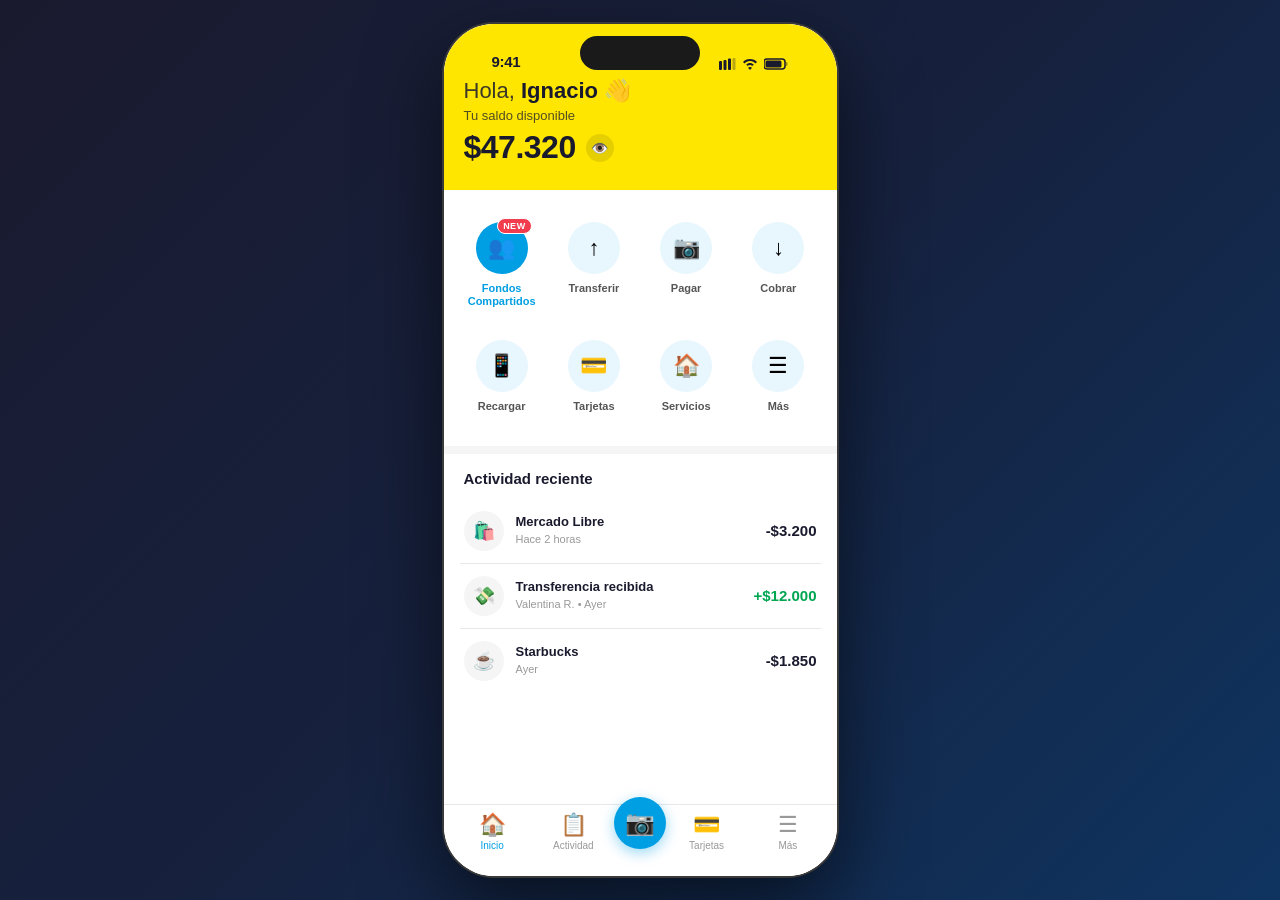
<file: app/index.html>
<!DOCTYPE html>
<html lang="es">
<head>
  <meta charset="UTF-8">
  <meta name="viewport" content="width=device-width, initial-scale=1.0">
  <title>Fondos Compartidos — Mercado Pago</title>
  <link rel="stylesheet" href="styles/reset.css?v=2">
  <link rel="stylesheet" href="styles/phone.css?v=2">
  <link rel="stylesheet" href="styles/design-system.css?v=2">
  <link rel="stylesheet" href="styles/screens.css?v=2">
</head>
<body>
  <div class="desktop-bg">
    <div class="phone-shell">
      <div class="dynamic-island"></div>
      <div class="phone-screen" id="phone-screen">
        <!-- Screens load here -->
      </div>
    </div>
  </div>

  <script src="js/state.js"></script>
  <script src="js/animations.js"></script>
  <script src="js/interactions.js"></script>
  <script src="js/router.js"></script>
</body>
</html>
</file>
<file: app/styles/phone.css>
body {
  min-height: 100vh;
  background: linear-gradient(135deg, #1a1a2e 0%, #16213e 50%, #0f3460 100%);
  display: flex;
  align-items: center;
  justify-content: center;
  font-family: -apple-system, 'Helvetica Neue', Arial, sans-serif;
}

.desktop-bg {
  display: flex;
  align-items: center;
  justify-content: center;
  min-height: 100vh;
  width: 100%;
  padding: 20px;
}

.phone-shell {
  width: 393px;
  height: 852px;
  border-radius: 50px;
  background: #1A1A1A;
  box-shadow:
    0 0 0 2px #3A3A3A,
    0 30px 80px rgba(0,0,0,0.6),
    inset 0 0 0 2px #2A2A2A;
  position: relative;
  overflow: hidden;
  flex-shrink: 0;
}

/* Side buttons */
.phone-shell::before {
  content: '';
  position: absolute;
  right: -3px;
  top: 140px;
  width: 3px;
  height: 70px;
  background: #2A2A2A;
  border-radius: 0 3px 3px 0;
  box-shadow: 0 90px 0 #2A2A2A;
}

.phone-shell::after {
  content: '';
  position: absolute;
  left: -3px;
  top: 120px;
  width: 3px;
  height: 40px;
  background: #2A2A2A;
  border-radius: 3px 0 0 3px;
  box-shadow: 0 55px 0 #2A2A2A, 0 105px 0 #2A2A2A;
}

.dynamic-island {
  position: absolute;
  top: 12px;
  left: 50%;
  transform: translateX(-50%);
  width: 120px;
  height: 34px;
  background: #1A1A1A;
  border-radius: 20px;
  z-index: 200;
}

.phone-screen {
  width: 100%;
  height: 100%;
  border-radius: 46px;
  overflow: hidden;
  background: var(--bg-page);
  position: relative;
}
</file>
<file: app/styles/design-system.css>
:root {
  --mp-blue:        #009EE3;
  --mp-blue-dark:   #007BBD;
  --mp-blue-light:  #E8F6FD;
  --mp-green:       #00A650;
  --mp-green-light: #E8F8F0;
  --mp-yellow:      #FFE600;
  --mp-red:         #F23D4F;
  --mp-orange:      #F5A623;

  --text-primary:   #1A1A2E;
  --text-secondary: #555555;
  --text-muted:     #999999;

  --bg-page:        #F5F5F5;
  --bg-card:        #FFFFFF;
  --border-color:   #E8E8E8;

  --radius-sm:  6px;
  --radius-md:  12px;
  --radius-lg:  20px;
  --radius-xl:  28px;

  --text-xs:   11px;
  --text-sm:   13px;
  --text-base: 15px;
  --text-md:   17px;
  --text-lg:   20px;
  --text-xl:   24px;
  --text-2xl:  30px;
  --text-3xl:  38px;
}

/* ===== STATUS BAR ===== */
.status-bar {
  height: 54px;
  display: flex;
  align-items: flex-end;
  justify-content: space-between;
  padding: 0 28px 8px;
  background: transparent;
  position: relative;
  z-index: 10;
}

.status-bar .time {
  font-size: 15px;
  font-weight: 600;
  color: var(--text-primary);
  letter-spacing: -0.3px;
}

.status-bar .status-icons {
  display: flex;
  align-items: center;
  gap: 6px;
  font-size: 13px;
}

.status-bar.white .time,
.status-bar.white .status-icons {
  color: white;
}

/* ===== SCREEN LAYOUT ===== */
.screen {
  height: 100%;
  display: flex;
  flex-direction: column;
  background: var(--bg-page);
  position: relative;
}

.screen-content {
  flex: 1;
  overflow-y: auto;
  overflow-x: hidden;
  -webkit-overflow-scrolling: touch;
}

.screen-content::-webkit-scrollbar {
  display: none;
}

/* ===== SCREEN HEADER ===== */
.screen-header {
  display: flex;
  align-items: center;
  padding: 4px 20px 12px;
  background: var(--bg-card);
  gap: 12px;
  border-bottom: 1px solid var(--border-color);
}

.screen-header.transparent {
  background: transparent;
  border-bottom: none;
}

.back-btn {
  width: 36px;
  height: 36px;
  display: flex;
  align-items: center;
  justify-content: center;
  border-radius: 50%;
  background: var(--bg-page);
  transition: all 0.15s;
  flex-shrink: 0;
}

.back-btn:active {
  background: var(--border-color);
  transform: scale(0.93);
}

.back-btn svg {
  width: 20px;
  height: 20px;
}

.header-title {
  flex: 1;
  font-size: var(--text-md);
  font-weight: 700;
  color: var(--text-primary);
  text-align: center;
}

.header-action {
  width: 36px;
  height: 36px;
  display: flex;
  align-items: center;
  justify-content: center;
  border-radius: 50%;
  background: var(--bg-page);
  font-size: 18px;
  transition: all 0.15s;
}

.header-action:active {
  background: var(--border-color);
  transform: scale(0.93);
}

/* ===== BUTTONS ===== */
.btn-primary {
  background: var(--mp-blue);
  color: white;
  border-radius: var(--radius-md);
  padding: 16px 24px;
  font-size: 16px;
  font-weight: 600;
  border: none;
  width: 100%;
  cursor: pointer;
  transition: all 0.15s ease;
  min-height: 52px;
}

.btn-primary:active {
  transform: scale(0.97);
  background: var(--mp-blue-dark);
}

.btn-primary:disabled {
  background: #C5D8E8;
  cursor: not-allowed;
  transform: none;
}

.btn-secondary {
  background: var(--mp-blue-light);
  color: var(--mp-blue);
  border-radius: var(--radius-md);
  padding: 14px 24px;
  font-size: 15px;
  font-weight: 600;
  border: none;
  width: 100%;
  cursor: pointer;
  transition: all 0.15s ease;
  min-height: 48px;
}

.btn-secondary:active {
  transform: scale(0.97);
  background: #d0ebf8;
}

.btn-outline {
  background: transparent;
  color: var(--mp-blue);
  border: 2px solid var(--mp-blue);
  border-radius: var(--radius-md);
  padding: 14px 24px;
  font-size: 15px;
  font-weight: 600;
  width: 100%;
  cursor: pointer;
  transition: all 0.15s ease;
  min-height: 48px;
}

.btn-outline:active {
  transform: scale(0.97);
  background: var(--mp-blue-light);
}

.btn-green {
  background: var(--mp-green);
  color: white;
  border-radius: var(--radius-md);
  padding: 16px 24px;
  font-size: 15px;
  font-weight: 600;
  border: none;
  width: 100%;
  cursor: pointer;
  transition: all 0.15s ease;
  min-height: 52px;
}

.btn-green:active {
  transform: scale(0.97);
  background: #008040;
}

/* ===== CARD ===== */
.card {
  background: var(--bg-card);
  border-radius: 16px;
  padding: 16px;
  box-shadow: 0 1px 4px rgba(0,0,0,0.08);
}

.card-blue {
  background: var(--mp-blue-light);
  border-radius: var(--radius-md);
  padding: 14px 16px;
  border-left: 3px solid var(--mp-blue);
}

.card-green {
  background: var(--mp-green-light);
  border-radius: var(--radius-md);
  padding: 14px 16px;
  border-left: 3px solid var(--mp-green);
}

/* ===== AVATAR ===== */
.avatar {
  width: 36px;
  height: 36px;
  border-radius: 50%;
  background: var(--mp-blue);
  color: white;
  font-weight: 700;
  font-size: 13px;
  display: flex;
  align-items: center;
  justify-content: center;
  border: 2px solid white;
  flex-shrink: 0;
  overflow: hidden;
}

.avatar:first-child {
  margin-left: 0;
}

.avatar-stack {
  display: flex;
}

.avatar-stack .avatar {
  margin-left: -8px;
}

.avatar-stack .avatar:first-child {
  margin-left: 0;
}

.avatar-lg {
  width: 44px;
  height: 44px;
  font-size: 16px;
}

.avatar-xl {
  width: 56px;
  height: 56px;
  font-size: 20px;
  font-weight: 800;
}

/* ===== BOTTOM NAV ===== */
.bottom-nav {
  display: flex;
  align-items: center;
  background: white;
  border-top: 1px solid var(--border-color);
  padding: 0 8px 16px;
  height: 72px;
  flex-shrink: 0;
}

.bottom-nav button {
  flex: 1;
  display: flex;
  flex-direction: column;
  align-items: center;
  justify-content: center;
  gap: 4px;
  padding: 8px 4px;
  border-radius: var(--radius-sm);
  transition: all 0.15s;
  min-height: 44px;
  font-size: 10px;
  color: var(--text-muted);
}

.bottom-nav button span {
  font-size: 10px;
  font-weight: 500;
}

.bottom-nav button .nav-icon {
  font-size: 22px;
  line-height: 1;
}

.bottom-nav button.active {
  color: var(--mp-blue);
}

.bottom-nav button:active {
  transform: scale(0.92);
}

.bottom-nav .qr-btn {
  background: var(--mp-blue);
  border-radius: 50%;
  width: 52px;
  height: 52px;
  padding: 0;
  flex: 0 0 52px;
  margin-top: -20px;
  box-shadow: 0 4px 14px rgba(0,158,227,0.4);
}

.bottom-nav .qr-btn .nav-icon {
  font-size: 24px;
  color: white;
}

/* ===== TOGGLE SWITCH ===== */
.toggle-row {
  display: flex;
  align-items: center;
  justify-content: space-between;
  padding: 14px 0;
  border-bottom: 1px solid var(--border-color);
}

.toggle-row:last-child {
  border-bottom: none;
}

.toggle-label {
  flex: 1;
  padding-right: 16px;
}

.toggle-label strong {
  display: block;
  font-size: var(--text-base);
  color: var(--text-primary);
  font-weight: 600;
}

.toggle-label span {
  font-size: var(--text-sm);
  color: var(--text-muted);
  margin-top: 2px;
  display: block;
}

.toggle {
  width: 48px;
  height: 28px;
  border-radius: 14px;
  background: #D1D1D1;
  position: relative;
  cursor: pointer;
  transition: background 0.2s;
  flex-shrink: 0;
}

.toggle.on {
  background: var(--mp-blue);
}

.toggle.on-yellow {
  background: var(--mp-yellow);
}

.toggle::after {
  content: '';
  position: absolute;
  width: 22px;
  height: 22px;
  border-radius: 50%;
  background: white;
  top: 3px;
  left: 3px;
  transition: transform 0.2s;
  box-shadow: 0 1px 4px rgba(0,0,0,0.25);
}

.toggle.on::after,
.toggle.on-yellow::after {
  transform: translateX(20px);
}

/* ===== PROGRESS BAR ===== */
.progress-bar {
  height: 4px;
  background: var(--border-color);
  border-radius: 2px;
  overflow: hidden;
  margin: 0 20px;
}

.progress-bar-fill {
  height: 100%;
  background: var(--mp-blue);
  border-radius: 2px;
  transition: width 0.4s ease;
}

/* ===== STEP INDICATOR ===== */
.step-badge {
  font-size: var(--text-sm);
  color: var(--text-muted);
  font-weight: 500;
}

/* ===== BADGE ===== */
.badge-new {
  background: var(--mp-red);
  color: white;
  font-size: 9px;
  font-weight: 700;
  padding: 2px 5px;
  border-radius: 8px;
  text-transform: uppercase;
  letter-spacing: 0.5px;
}

/* ===== DIVIDER ===== */
.divider {
  height: 1px;
  background: var(--border-color);
  margin: 0 20px;
}

.section-divider {
  height: 8px;
  background: var(--bg-page);
}

/* ===== TOAST ===== */
.toast {
  position: fixed;
  bottom: 90px;
  left: 50%;
  transform: translateX(-50%) translateY(20px);
  background: #1A1A2E;
  color: white;
  padding: 12px 20px;
  border-radius: 100px;
  font-size: var(--text-sm);
  font-weight: 600;
  white-space: nowrap;
  z-index: 1000;
  opacity: 0;
  transition: all 0.3s ease;
  pointer-events: none;
}

.toast.show {
  opacity: 1;
  transform: translateX(-50%) translateY(0);
}

/* ===== SPINNER ===== */
.spinner {
  width: 28px;
  height: 28px;
  border: 3px solid rgba(255,255,255,0.3);
  border-top-color: white;
  border-radius: 50%;
  animation: spin 0.7s linear infinite;
  margin: 0 auto;
}

.spinner-blue {
  border-color: var(--mp-blue-light);
  border-top-color: var(--mp-blue);
}

@keyframes spin {
  to { transform: rotate(360deg); }
}

/* ===== AMOUNT DISPLAY ===== */
.amount-display {
  font-size: var(--text-3xl);
  font-weight: 800;
  color: var(--text-primary);
  letter-spacing: -1px;
  line-height: 1;
}

.amount-display.blue {
  color: var(--mp-blue);
}

.amount-display.green {
  color: var(--mp-green);
}

/* ===== CONFETTI ===== */
.confetti-container {
  position: absolute;
  top: 0;
  left: 0;
  width: 100%;
  height: 100%;
  overflow: hidden;
  pointer-events: none;
}

.confetti-piece {
  position: absolute;
  width: 8px;
  height: 8px;
  border-radius: 2px;
  animation: confetti-fall 3s ease-in forwards;
}

@keyframes confetti-fall {
  0%   { transform: translateY(-20px) rotate(0deg); opacity: 1; }
  100% { transform: translateY(900px) rotate(720deg); opacity: 0; }
}

/* ===== SUCCESS CHECKMARK ===== */
.success-circle {
  width: 80px;
  height: 80px;
  border-radius: 50%;
  background: var(--mp-green-light);
  display: flex;
  align-items: center;
  justify-content: center;
  margin: 0 auto;
  animation: pop-in 0.5s cubic-bezier(0.34, 1.56, 0.64, 1) forwards;
}

.success-circle.blue {
  background: var(--mp-blue-light);
}

@keyframes pop-in {
  0%   { transform: scale(0); opacity: 0; }
  100% { transform: scale(1); opacity: 1; }
}

.checkmark-svg {
  width: 44px;
  height: 44px;
}

.checkmark-circle {
  stroke-dasharray: 166;
  stroke-dashoffset: 166;
  animation: stroke 0.5s cubic-bezier(0.65, 0, 0.45, 1) 0.3s forwards;
  stroke: var(--mp-green);
  stroke-width: 2;
  fill: none;
}

.checkmark-check {
  stroke-dasharray: 48;
  stroke-dashoffset: 48;
  animation: stroke 0.4s cubic-bezier(0.65, 0, 0.45, 1) 0.7s forwards;
  stroke: var(--mp-green);
  stroke-width: 3;
  fill: none;
  stroke-linecap: round;
  stroke-linejoin: round;
}

.checkmark-check.blue {
  stroke: var(--mp-blue);
}

.checkmark-circle.blue {
  stroke: var(--mp-blue);
}

@keyframes stroke {
  to { stroke-dashoffset: 0; }
}

/* ===== EMPTY STATE ===== */
.empty-state {
  display: flex;
  flex-direction: column;
  align-items: center;
  justify-content: center;
  padding: 40px 32px;
  text-align: center;
}

.empty-state-icon {
  font-size: 64px;
  margin-bottom: 20px;
  animation: float 3s ease-in-out infinite;
}

@keyframes float {
  0%, 100% { transform: translateY(0); }
  50% { transform: translateY(-8px); }
}

.empty-state h3 {
  font-size: var(--text-lg);
  font-weight: 700;
  color: var(--text-primary);
  margin-bottom: 8px;
}

.empty-state p {
  font-size: var(--text-base);
  color: var(--text-secondary);
  line-height: 1.5;
}

/* ===== RADIO OPTION ===== */
.radio-option {
  display: flex;
  align-items: center;
  gap: 14px;
  padding: 14px 16px;
  border-radius: var(--radius-md);
  border: 2px solid var(--border-color);
  cursor: pointer;
  transition: all 0.15s;
}

.radio-option.selected {
  border-color: var(--mp-blue);
  background: var(--mp-blue-light);
}

.radio-option:active {
  transform: scale(0.98);
}

.radio-dot {
  width: 20px;
  height: 20px;
  border-radius: 50%;
  border: 2px solid var(--border-color);
  display: flex;
  align-items: center;
  justify-content: center;
  flex-shrink: 0;
  transition: all 0.15s;
}

.radio-option.selected .radio-dot {
  border-color: var(--mp-blue);
  background: var(--mp-blue);
}

.radio-option.selected .radio-dot::after {
  content: '';
  width: 8px;
  height: 8px;
  border-radius: 50%;
  background: white;
}

/* ===== STAGGER ANIMATIONS ===== */
.stagger-item {
  opacity: 0;
  transform: translateY(20px);
  animation: stagger-in 0.35s ease forwards;
}

@keyframes stagger-in {
  to {
    opacity: 1;
    transform: translateY(0);
  }
}

/* ===== SLIDE ANIMATIONS ===== */
.screen-enter-left {
  animation: slide-from-right 0.28s cubic-bezier(0.25, 0.46, 0.45, 0.94) forwards;
}

.screen-enter-right {
  animation: slide-from-left 0.28s cubic-bezier(0.25, 0.46, 0.45, 0.94) forwards;
}

.screen-enter-up {
  animation: slide-from-bottom 0.32s cubic-bezier(0.25, 0.46, 0.45, 0.94) forwards;
}

.screen-enter-fade {
  animation: fade-in 0.25s ease forwards;
}

@keyframes slide-from-right {
  from { transform: translateX(100%); }
  to   { transform: translateX(0); }
}

@keyframes slide-from-left {
  from { transform: translateX(-100%); }
  to   { transform: translateX(0); }
}

@keyframes slide-from-bottom {
  from { transform: translateY(100%); }
  to   { transform: translateY(0); }
}

@keyframes fade-in {
  from { opacity: 0; }
  to   { opacity: 1; }
}
</file>
<file: app/styles/screens.css>
/* ===== HOME SCREEN ===== */
.screen-home {
  background: white;
}

.home-header {
  background: var(--mp-yellow);
  padding: 0 20px 24px;
  color: var(--text-primary);
}

.home-header .status-bar .time,
.home-header .status-bar .status-icons {
  color: var(--text-primary);
}

.home-greeting {
  font-size: 22px;
  font-weight: 800;
  margin-bottom: 4px;
}

.home-greeting span {
  font-weight: 400;
  opacity: 0.85;
}

.home-saldo-label {
  font-size: var(--text-sm);
  opacity: 0.75;
  margin-bottom: 6px;
}

.home-saldo-row {
  display: flex;
  align-items: center;
  gap: 10px;
}

.home-saldo-amount {
  font-size: 32px;
  font-weight: 800;
  letter-spacing: -0.5px;
}

.eye-btn {
  width: 28px;
  height: 28px;
  display: flex;
  align-items: center;
  justify-content: center;
  border-radius: 50%;
  background: rgba(0,0,0,0.1);
  font-size: 14px;
  cursor: pointer;
  transition: all 0.15s;
}

.eye-btn:active {
  background: rgba(0,0,0,0.15);
  transform: scale(0.92);
}

.home-actions {
  padding: 20px 16px;
}

.actions-grid {
  display: grid;
  grid-template-columns: repeat(4, 1fr);
  gap: 8px;
}

.action-item {
  display: flex;
  flex-direction: column;
  align-items: center;
  gap: 8px;
  padding: 12px 4px;
  border-radius: var(--radius-md);
  cursor: pointer;
  transition: all 0.15s;
  position: relative;
}

.action-item:active {
  background: var(--bg-page);
  transform: scale(0.94);
}

.action-icon-wrap {
  width: 52px;
  height: 52px;
  border-radius: 50%;
  display: flex;
  align-items: center;
  justify-content: center;
  font-size: 22px;
  background: var(--mp-blue-light);
  position: relative;
}

.action-icon-wrap.featured {
  background: var(--mp-blue);
}

.action-label {
  font-size: 11px;
  font-weight: 600;
  color: var(--text-secondary);
  text-align: center;
  line-height: 1.2;
}

.badge-new-corner {
  position: absolute;
  top: -4px;
  right: -4px;
  background: var(--mp-red);
  color: white;
  font-size: 9px;
  font-weight: 700;
  padding: 2px 5px;
  border-radius: 8px;
  text-transform: uppercase;
  letter-spacing: 0.5px;
  border: 1.5px solid white;
}

.home-activity {
  padding: 0 16px 16px;
}

.section-title {
  font-size: var(--text-base);
  font-weight: 700;
  color: var(--text-primary);
  margin-bottom: 12px;
  padding: 0 4px;
}

.activity-item {
  display: flex;
  align-items: center;
  gap: 12px;
  padding: 12px 4px;
  border-bottom: 1px solid var(--border-color);
}

.activity-item:last-child {
  border-bottom: none;
}

.activity-icon {
  width: 40px;
  height: 40px;
  border-radius: 50%;
  background: var(--bg-page);
  display: flex;
  align-items: center;
  justify-content: center;
  font-size: 18px;
  flex-shrink: 0;
}

.activity-info {
  flex: 1;
}

.activity-info strong {
  display: block;
  font-size: var(--text-sm);
  font-weight: 600;
  color: var(--text-primary);
}

.activity-info span {
  font-size: var(--text-xs);
  color: var(--text-muted);
}

.activity-amount {
  font-size: var(--text-base);
  font-weight: 700;
}

.activity-amount.positive { color: var(--mp-green); }
.activity-amount.negative { color: var(--text-primary); }

/* ===== FONDOS LISTA ===== */
.screen-fondos-lista .screen-header {
  background: white;
}

/* ===== CREAR FONDO ===== */
.tipo-grid {
  display: grid;
  grid-template-columns: repeat(3, 1fr);
  gap: 10px;
  padding: 0 20px;
  margin-bottom: 24px;
}

.tipo-card {
  display: flex;
  flex-direction: column;
  align-items: center;
  gap: 8px;
  padding: 16px 8px;
  border-radius: var(--radius-md);
  border: 2px solid var(--border-color);
  cursor: pointer;
  transition: all 0.15s;
  background: white;
  position: relative;
}

.tipo-card.selected {
  border-color: var(--mp-blue);
  background: var(--mp-blue-light);
}

.tipo-card:active {
  transform: scale(0.95);
}

.tipo-card .tipo-icon {
  font-size: 28px;
}

.tipo-card .tipo-label {
  font-size: 12px;
  font-weight: 600;
  color: var(--text-secondary);
  text-align: center;
}

.tipo-card.selected .tipo-label {
  color: var(--mp-blue);
}

.tipo-check {
  position: absolute;
  top: 6px;
  right: 6px;
  width: 18px;
  height: 18px;
  background: var(--mp-blue);
  border-radius: 50%;
  display: none;
  align-items: center;
  justify-content: center;
  font-size: 11px;
  color: white;
}

.tipo-card.selected .tipo-check {
  display: flex;
}

.field-group {
  padding: 0 20px;
  margin-bottom: 16px;
}

.field-label {
  font-size: var(--text-sm);
  font-weight: 600;
  color: var(--text-secondary);
  margin-bottom: 8px;
  text-transform: uppercase;
  letter-spacing: 0.5px;
}

.field-input {
  width: 100%;
  padding: 14px 16px;
  border-radius: var(--radius-md);
  border: 2px solid var(--border-color);
  font-size: var(--text-base);
  color: var(--text-primary);
  background: white;
  transition: border-color 0.15s;
}

.field-input:focus {
  border-color: var(--mp-blue);
  outline: none;
}

.btn-area {
  padding: 12px 20px 24px;
  margin-top: auto;
}

/* ===== FONDO CREADO ===== */
.success-header {
  padding: 40px 20px 32px;
  text-align: center;
  background: white;
}

.success-title {
  font-size: 26px;
  font-weight: 800;
  color: var(--text-primary);
  margin: 16px 0 6px;
}

.success-subtitle {
  font-size: var(--text-base);
  color: var(--text-secondary);
}

.share-section {
  padding: 20px;
  display: flex;
  flex-direction: column;
  gap: 10px;
}

.share-title {
  font-size: var(--text-base);
  font-weight: 700;
  color: var(--text-primary);
  margin-bottom: 4px;
}

.link-preview {
  text-align: center;
  font-size: var(--text-xs);
  color: var(--text-muted);
  padding: 8px;
  background: var(--bg-page);
  border-radius: var(--radius-sm);
}

.ir-fondo-link {
  text-align: center;
  font-size: var(--text-sm);
  color: var(--mp-blue);
  font-weight: 600;
  padding: 12px;
  cursor: pointer;
  display: block;
}

/* ===== FONDO HOME ===== */
.fondo-header-bg {
  background: linear-gradient(160deg, #009EE3 0%, #007BBD 100%);
  padding: 0 20px 24px;
  color: white;
}

.fondo-header-bg .status-bar .time,
.fondo-header-bg .status-bar .status-icons {
  color: white;
}

.fondo-header-top {
  display: flex;
  align-items: center;
  gap: 10px;
  margin-bottom: 20px;
}

.fondo-header-top .back-btn {
  background: rgba(255,255,255,0.2);
}

.fondo-header-top .back-btn svg {
  stroke: white;
}

.fondo-header-title {
  flex: 1;
  font-size: 16px;
  font-weight: 700;
  color: white;
}

.fondo-gear {
  width: 36px;
  height: 36px;
  background: rgba(255,255,255,0.2);
  border-radius: 50%;
  display: flex;
  align-items: center;
  justify-content: center;
  font-size: 18px;
  cursor: pointer;
}

.fondo-saldo-label {
  font-size: var(--text-sm);
  opacity: 0.8;
  margin-bottom: 4px;
}

.fondo-saldo-amount {
  font-size: 38px;
  font-weight: 800;
  letter-spacing: -1px;
  margin-bottom: 8px;
}

.fondo-participants-row {
  display: flex;
  align-items: center;
  gap: 10px;
}

.participant-count {
  font-size: var(--text-sm);
  opacity: 0.85;
}

.fondo-progress {
  height: 6px;
  background: rgba(255,255,255,0.25);
  border-radius: 3px;
  overflow: hidden;
  margin-top: 12px;
}

.fondo-progress-fill {
  height: 100%;
  background: rgba(255,255,255,0.9);
  border-radius: 3px;
  transition: width 0.8s ease;
}

.fondo-actions {
  display: grid;
  grid-template-columns: repeat(3, 1fr);
  gap: 10px;
  padding: 16px;
}

.fondo-action-btn {
  display: flex;
  flex-direction: column;
  align-items: center;
  gap: 8px;
  padding: 16px 8px;
  background: white;
  border-radius: var(--radius-md);
  box-shadow: 0 1px 4px rgba(0,0,0,0.08);
  cursor: pointer;
  transition: all 0.15s;
  border: none;
}

.fondo-action-btn:active {
  transform: scale(0.95);
  background: var(--bg-page);
}

.fondo-action-icon {
  width: 44px;
  height: 44px;
  border-radius: 50%;
  background: var(--mp-blue-light);
  display: flex;
  align-items: center;
  justify-content: center;
  font-size: 20px;
}

.fondo-action-label {
  font-size: 11px;
  font-weight: 600;
  color: var(--text-secondary);
  text-align: center;
  line-height: 1.3;
}

.tab-bar {
  display: flex;
  background: white;
  border-bottom: 1px solid var(--border-color);
  padding: 0 16px;
}

.tab-btn {
  flex: 1;
  padding: 12px 8px;
  font-size: 13px;
  font-weight: 600;
  color: var(--text-muted);
  border-bottom: 2px solid transparent;
  transition: all 0.15s;
  text-align: center;
}

.tab-btn.active {
  color: var(--mp-blue);
  border-bottom-color: var(--mp-blue);
}

.tab-btn:active {
  background: var(--bg-page);
}

.gastos-mini-list {
  padding: 12px 16px;
}

/* ===== CARGAR DINERO ===== */
.numpad-amount {
  text-align: center;
  padding: 32px 20px 20px;
}

.numpad-fondo-name {
  font-size: var(--text-sm);
  color: var(--text-muted);
  margin-bottom: 12px;
}

.numpad-display {
  font-size: 48px;
  font-weight: 800;
  color: var(--text-primary);
  letter-spacing: -2px;
  line-height: 1;
  min-height: 58px;
  display: flex;
  align-items: center;
  justify-content: center;
}

.numpad {
  display: grid;
  grid-template-columns: repeat(3, 1fr);
  gap: 1px;
  background: var(--border-color);
  border-top: 1px solid var(--border-color);
  border-bottom: 1px solid var(--border-color);
}

.numpad-key {
  background: white;
  padding: 0;
  height: 64px;
  font-size: 22px;
  font-weight: 500;
  color: var(--text-primary);
  display: flex;
  align-items: center;
  justify-content: center;
  cursor: pointer;
  transition: all 0.1s;
  user-select: none;
  -webkit-user-select: none;
}

.numpad-key:active {
  background: var(--bg-page);
  transform: scale(0.92);
}

.numpad-key.del {
  font-size: 20px;
  color: var(--text-secondary);
}

.desde-section {
  padding: 16px 20px;
}

.desde-title {
  font-size: var(--text-sm);
  font-weight: 700;
  color: var(--text-muted);
  text-transform: uppercase;
  letter-spacing: 0.5px;
  margin-bottom: 12px;
}

.desde-options {
  display: flex;
  flex-direction: column;
  gap: 8px;
}

.desde-radio-dot {
  width: 22px;
  height: 22px;
  border-radius: 50%;
  border: 2px solid var(--border-color);
  flex-shrink: 0;
  position: relative;
  transition: all 0.15s;
}

.desde-radio-dot.selected {
  border-color: var(--mp-blue);
  background: var(--mp-blue);
}

.desde-radio-dot.selected::after {
  content: '';
  position: absolute;
  width: 8px;
  height: 8px;
  background: white;
  border-radius: 50%;
  top: 50%;
  left: 50%;
  transform: translate(-50%, -50%);
}

.desde-option {
  display: flex;
  align-items: center;
  gap: 12px;
  padding: 12px 14px;
  border-radius: var(--radius-md);
  border: 2px solid var(--border-color);
  cursor: pointer;
  transition: all 0.15s;
}

.desde-option.selected {
  border-color: var(--mp-blue);
  background: var(--mp-blue-light);
}

.desde-option:active {
  transform: scale(0.98);
}

.desde-icon {
  width: 36px;
  height: 36px;
  border-radius: 8px;
  display: flex;
  align-items: center;
  justify-content: center;
  font-size: 18px;
  flex-shrink: 0;
}

.desde-info {
  flex: 1;
}

.desde-info strong {
  display: block;
  font-size: var(--text-sm);
  font-weight: 600;
  color: var(--text-primary);
}

.desde-info span {
  font-size: var(--text-xs);
  color: var(--text-muted);
}

/* ===== PAGAR QR ===== */
.qr-screen {
  background: #0A0A1A;
  height: 100%;
}

.qr-header {
  padding: 0 20px 16px;
}

.qr-header .status-bar .time,
.qr-header .status-bar .status-icons {
  color: white;
}

.qr-header .back-btn {
  background: rgba(255,255,255,0.15);
}

.qr-header .back-btn svg {
  stroke: white;
}

.qr-header .header-title {
  color: white;
}

.qr-pill {
  margin: 0 20px 20px;
  background: rgba(0,158,227,0.2);
  border: 1px solid var(--mp-blue);
  border-radius: 100px;
  padding: 10px 16px;
  display: flex;
  align-items: center;
  gap: 8px;
  color: white;
  font-size: 13px;
  font-weight: 600;
}

.qr-pill-dot {
  width: 8px;
  height: 8px;
  background: var(--mp-blue);
  border-radius: 50%;
  animation: pulse 1.5s ease-in-out infinite;
}

@keyframes pulse {
  0%, 100% { opacity: 1; transform: scale(1); }
  50% { opacity: 0.5; transform: scale(0.8); }
}

.qr-viewfinder {
  position: relative;
  margin: 0 32px;
  border-radius: 20px;
  overflow: hidden;
  background: rgba(0,0,0,0.6);
  aspect-ratio: 1;
}

.qr-corner {
  position: absolute;
  width: 36px;
  height: 36px;
  border-color: var(--mp-blue);
  border-style: solid;
}

.qr-corner.tl { top: 12px; left: 12px; border-width: 3px 0 0 3px; border-radius: 4px 0 0 0; }
.qr-corner.tr { top: 12px; right: 12px; border-width: 3px 3px 0 0; border-radius: 0 4px 0 0; }
.qr-corner.bl { bottom: 12px; left: 12px; border-width: 0 0 3px 3px; border-radius: 0 0 0 4px; }
.qr-corner.br { bottom: 12px; right: 12px; border-width: 0 3px 3px 0; border-radius: 0 0 4px 0; }

.scan-line {
  position: absolute;
  left: 12px;
  right: 12px;
  height: 2px;
  background: linear-gradient(90deg, transparent, var(--mp-blue), transparent);
  animation: scan 2s ease-in-out infinite;
}

@keyframes scan {
  0%   { top: 12px; }
  100% { top: calc(100% - 14px); }
}

.qr-grid {
  position: absolute;
  inset: 0;
  background-image:
    linear-gradient(rgba(255,255,255,0.03) 1px, transparent 1px),
    linear-gradient(90deg, rgba(255,255,255,0.03) 1px, transparent 1px);
  background-size: 20px 20px;
}

.qr-instruction {
  text-align: center;
  color: rgba(255,255,255,0.7);
  font-size: var(--text-sm);
  padding: 20px 32px;
}

.qr-saldo {
  text-align: center;
  color: rgba(255,255,255,0.5);
  font-size: var(--text-xs);
  margin-bottom: 20px;
}

.qr-saldo strong {
  color: white;
  font-size: var(--text-sm);
}

/* ===== GASTOS HISTORIAL ===== */
.gastos-summary {
  background: white;
  padding: 16px 20px;
  display: flex;
  align-items: center;
  gap: 12px;
  border-bottom: 1px solid var(--border-color);
}

.gastos-total-label {
  font-size: var(--text-sm);
  color: var(--text-secondary);
}

.gastos-total-amount {
  font-size: 20px;
  font-weight: 800;
  color: var(--text-primary);
}

.gastos-chip {
  background: var(--bg-page);
  border-radius: 100px;
  padding: 4px 12px;
  font-size: var(--text-xs);
  font-weight: 600;
  color: var(--text-secondary);
  margin-left: auto;
}

.gasto-item {
  display: flex;
  align-items: center;
  gap: 14px;
  padding: 16px 20px;
  background: white;
  border-bottom: 1px solid var(--border-color);
  cursor: pointer;
  transition: all 0.15s;
}

.gasto-item:active {
  background: var(--bg-page);
}

.gasto-icon {
  width: 44px;
  height: 44px;
  border-radius: 50%;
  display: flex;
  align-items: center;
  justify-content: center;
  font-size: 20px;
  flex-shrink: 0;
}

.gasto-info {
  flex: 1;
}

.gasto-info strong {
  display: block;
  font-size: var(--text-base);
  font-weight: 600;
  color: var(--text-primary);
  margin-bottom: 3px;
}

.gasto-info span {
  font-size: var(--text-xs);
  color: var(--text-muted);
}

.gasto-right {
  text-align: right;
}

.gasto-amount {
  font-size: var(--text-base);
  font-weight: 700;
  color: var(--mp-blue);
  display: block;
}

.gasto-date {
  font-size: var(--text-xs);
  color: var(--text-muted);
}

/* ===== BALANCES ===== */
.balance-section {
  background: white;
  margin-bottom: 8px;
  padding: 20px;
}

.balance-section-title {
  font-size: var(--text-sm);
  font-weight: 700;
  color: var(--text-muted);
  text-transform: uppercase;
  letter-spacing: 0.5px;
  margin-bottom: 16px;
}

.contrib-item {
  margin-bottom: 16px;
}

.contrib-item:last-child {
  margin-bottom: 0;
}

.contrib-header {
  display: flex;
  align-items: center;
  justify-content: space-between;
  margin-bottom: 8px;
}

.contrib-person {
  display: flex;
  align-items: center;
  gap: 10px;
}

.contrib-name {
  font-size: var(--text-sm);
  font-weight: 600;
  color: var(--text-primary);
}

.contrib-amount {
  font-size: var(--text-sm);
  font-weight: 700;
  color: var(--text-primary);
}

.contrib-bar-bg {
  height: 8px;
  background: var(--bg-page);
  border-radius: 4px;
  overflow: hidden;
}

.contrib-bar-fill {
  height: 100%;
  border-radius: 4px;
  width: 0;
  transition: width 0.8s ease-out;
}

.deuda-card {
  display: flex;
  align-items: center;
  gap: 12px;
  padding: 14px 16px;
  background: var(--bg-page);
  border-radius: var(--radius-md);
  margin-bottom: 8px;
}

.deuda-card:last-child {
  margin-bottom: 0;
}

.deuda-arrow {
  font-size: 18px;
  color: var(--text-muted);
}

.deuda-amount {
  margin-left: auto;
  font-size: var(--text-base);
  font-weight: 700;
  color: var(--mp-red);
}

.deuda-names {
  flex: 1;
  font-size: var(--text-sm);
  color: var(--text-secondary);
}

.deuda-names strong {
  color: var(--text-primary);
}

.balance-total-card {
  margin: 0 20px;
  padding: 16px;
  background: var(--mp-blue-light);
  border-radius: var(--radius-md);
  display: flex;
  align-items: center;
  justify-content: space-between;
}

.balance-total-label {
  font-size: var(--text-sm);
  color: var(--text-secondary);
}

.balance-total-amount {
  font-size: 20px;
  font-weight: 800;
  color: var(--mp-blue);
}

/* ===== LIQUIDAR ===== */
.liquidar-header-card {
  margin: 16px;
  padding: 14px;
}

.transfer-list {
  padding: 0 16px;
}

.transfer-item {
  display: flex;
  align-items: center;
  gap: 12px;
  padding: 14px 16px;
  background: white;
  border-radius: var(--radius-md);
  margin-bottom: 8px;
  box-shadow: 0 1px 4px rgba(0,0,0,0.06);
}

.transfer-avatars {
  display: flex;
  align-items: center;
  gap: 6px;
}

.transfer-arrow-icon {
  font-size: 16px;
  color: var(--text-muted);
}

.transfer-info {
  flex: 1;
}

.transfer-amount {
  font-size: var(--text-base);
  font-weight: 700;
  color: var(--text-primary);
}

.transfer-badge {
  background: var(--mp-green-light);
  color: var(--mp-green);
  border-radius: 100px;
  padding: 4px 10px;
  font-size: 11px;
  font-weight: 700;
  display: flex;
  align-items: center;
  gap: 4px;
}

.recv-card {
  margin: 12px 16px;
  padding: 14px 16px;
}

.recv-card .recv-label {
  font-size: var(--text-sm);
  color: var(--mp-green);
  font-weight: 600;
  margin-bottom: 4px;
}

.recv-card .recv-amount {
  font-size: 22px;
  font-weight: 800;
  color: var(--mp-green);
}

/* ===== LIQUIDADO ===== */
.liquidado-screen {
  background: white;
  text-align: center;
}

.celebration-svg {
  width: 180px;
  height: 180px;
  margin: 0 auto 8px;
}

.liquidado-title {
  font-size: 28px;
  font-weight: 800;
  color: var(--mp-green);
  margin-bottom: 8px;
}

.liquidado-subtitle {
  font-size: var(--text-base);
  color: var(--text-secondary);
  margin-bottom: 24px;
}

.liquidado-stats {
  display: grid;
  grid-template-columns: repeat(2, 1fr);
  gap: 10px;
  padding: 0 20px;
  margin-bottom: 20px;
}

.stat-card {
  background: var(--bg-page);
  border-radius: var(--radius-md);
  padding: 14px;
  text-align: center;
}

.stat-number {
  font-size: 22px;
  font-weight: 800;
  color: var(--text-primary);
  display: block;
  margin-bottom: 4px;
}

.stat-label {
  font-size: var(--text-xs);
  color: var(--text-muted);
  font-weight: 500;
}

.fondo-archivado-card {
  margin: 0 20px 20px;
  padding: 14px 16px;
  background: var(--bg-page);
  border-radius: var(--radius-md);
  display: flex;
  align-items: center;
  gap: 12px;
}

.archivado-badge {
  background: var(--mp-green-light);
  color: var(--mp-green);
  font-size: 10px;
  font-weight: 700;
  padding: 3px 8px;
  border-radius: 100px;
  text-transform: uppercase;
}

/* ===== CARGAR CONFIRMACION ===== */
.confirm-card {
  margin: 16px;
}

.confirm-row {
  display: flex;
  justify-content: space-between;
  align-items: center;
  padding: 12px 0;
  border-bottom: 1px solid var(--border-color);
  font-size: var(--text-base);
}

.confirm-row:last-child {
  border-bottom: none;
}

.confirm-row-label {
  color: var(--text-secondary);
}

.confirm-row-value {
  font-weight: 600;
  color: var(--text-primary);
}

/* ===== PAGO CONFIRMADO ===== */
.pago-commerce {
  font-size: var(--text-base);
  color: var(--text-secondary);
  margin-bottom: 4px;
}

.pago-amount-big {
  font-size: 40px;
  font-weight: 800;
  color: var(--text-primary);
  letter-spacing: -1.5px;
  margin-bottom: 24px;
}

.info-note {
  margin: 0 20px;
  padding: 12px 14px;
  background: var(--mp-blue-light);
  border-radius: var(--radius-md);
  font-size: var(--text-sm);
  color: var(--mp-blue-dark);
  line-height: 1.5;
}

.pago-actions {
  padding: 16px 20px;
  display: flex;
  flex-direction: column;
  gap: 10px;
}

/* ===== PASO HEADER ===== */
.paso-header {
  display: flex;
  align-items: center;
  padding: 4px 20px 12px;
  background: white;
  gap: 12px;
}

.paso-title {
  flex: 1;
  font-size: var(--text-md);
  font-weight: 700;
  color: var(--text-primary);
  text-align: center;
}

/* ===== MODALS ===== */
.modal-overlay {
  position: absolute;
  inset: 0;
  background: rgba(0,0,0,0.5);
  z-index: 500;
  display: flex;
  align-items: flex-end;
  animation: fade-in 0.2s ease;
}

.modal-sheet {
  background: white;
  width: 100%;
  border-radius: 24px 24px 0 0;
  padding: 20px;
  animation: slide-from-bottom 0.3s ease;
}

.modal-handle {
  width: 36px;
  height: 4px;
  background: var(--border-color);
  border-radius: 2px;
  margin: 0 auto 20px;
}

/* ===== DETAIL MODAL ===== */
.detail-modal-item {
  display: flex;
  justify-content: space-between;
  padding: 12px 0;
  border-bottom: 1px solid var(--border-color);
  font-size: var(--text-sm);
}

.detail-modal-item:last-child {
  border-bottom: none;
}
</file>
